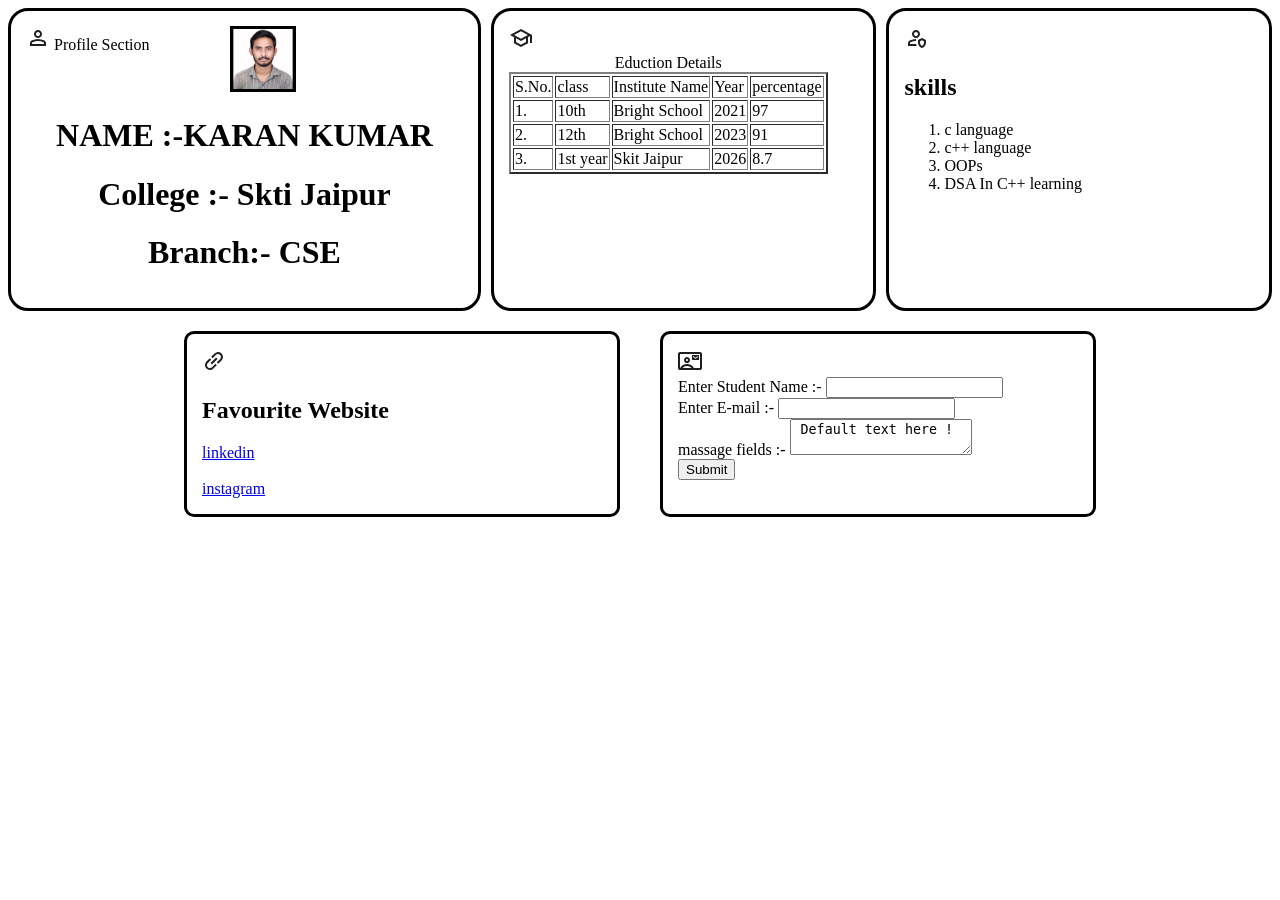
<file: assignment work/day1/index.html>
<!doctype html>
<html lang="en">
  <head>
    <meta charset="UTF-8" />
    <meta name="viewport" content="width=device-width, initial-scale=1.0" />
    <title>Student Information</title>

    <style>
      #profile_sec {
        border: solid black;
        border-radius: 20px;
        width: 500px;
        padding: 15px;
        text-align: center;
      }
      #my_photo {
        width: 60px;
        border: solid black;
      }
      #eduction_id {
        border: solid black;
        border-radius: 20px;
        margin-left: 10px;
        padding: 15px;
        width: 400px;
      }
      #skills_id {
        border: solid black;
        width: 400px;
        margin-left: 10px;
        padding: 15px;
        border-radius: 20px;
      }
      .box1 {
        display: flex;
        flex-wrap: wrap;
        gap: 80px;
      }
      .first_div {
        display: flex;
        justify-content: space-between;
      }
      #website_id {
        border: solid black;
        margin: 20px;
        padding: 15px;
        width: 400px;
        height: 150px;
        border-radius: 10px;
      }
      #student_form{
        border: solid black;
        border-radius: 10px;
        height: 150px;
        width: 400px;
        margin: 20px;
        padding: 15px;
        
      }
      #second_div{
        display: flex;
          justify-content: center;
      }
    </style>
  </head>
  <body>
    <div class="first_div">
      <div id="profile_sec">
        <div class="box1">
          <div>
            <img src="profile logo.svg" alt="profile image " />
            Profile Section
          </div>
          <div>
            <img src="my photo.jpg" alt="" id="my_photo" />
          </div>
        </div>
        <div>
          <h1>NAME :-KARAN KUMAR</h1>
          <h1>College :- Skti Jaipur</h1>
          <h1>Branch:- CSE</h1>
        </div>
      </div>
      <div id="eduction_id">
        <img src="eduction logo.svg" alt="" />
        <div>
          <table border="2">
            <caption>
              Eduction Details
            </caption>
            <tr>
              <td>S.No.</td>
              <td>class</td>
              <td>Institute Name</td>
              <td>Year</td>
              <td>percentage</td>
            </tr>
            <tr>
              <td>1.</td>
              <td>10th</td>
              <td>Bright School</td>
              <td>2021</td>
              <td>97</td>
            </tr>
            <tr>
              <td>2.</td>
              <td>12th</td>
              <td>Bright School</td>
              <td>2023</td>
              <td>91</td>
            </tr>
            <tr>
              <td>3.</td>
              <td>1st year</td>
              <td>Skit Jaipur</td>
              <td>2026</td>
              <td>8.7</td>
            </tr>
          </table>
        </div>
      </div>
      <div id="skills_id">
        <img src="skills.svg" alt="" />
        <h2>skills</h2>
        <ol>
          <li>c language</li>
          <li>c++ language</li>
          <li>OOPs</li>
          <li>DSA In C++ learning</li>
        </ol>
      </div>
    </div>
    <div id="second_div">
      <div id="website_id">
        <img src="link image.svg" alt="" />
        <div>
          <h2>Favourite Website</h2>
          <a href="https://in.linkedin.com/"> linkedin</a>
          <br><br>
          <a href="https://in.instagram.com/"> instagram</a>
        </div>
      </div>
      <div id="student_form">
        <img src="contact form.svg" alt="" />
        <div>
          <form action="//submit ">
            <label for="Student Name"> Enter Student Name :-</label>
            <input type="text" id="Student Name" required> <br>
            <label for="E-mail"> Enter E-mail :-</label>
            <input type="text" id="E-mail"> <br>
            <label for="massage" > massage fields :-</label>
            <textarea name="text_area" id="massage" > Default text here !</textarea> <br>
            <input type="submit" name="submit_button" id="submit_form">
          </form>
        </div>
      </div>
    </div>
  </body>
</html>
</file>
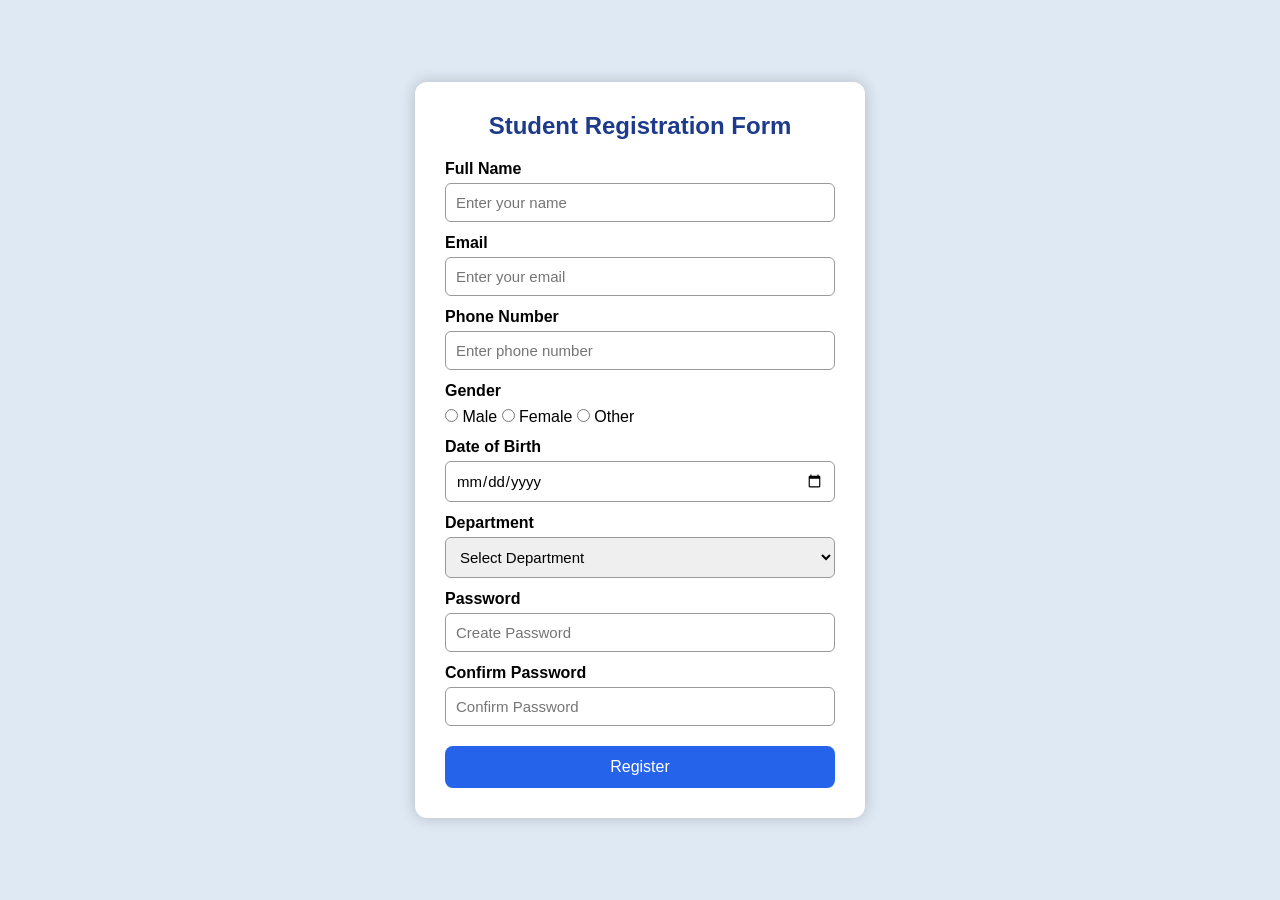
<file: assignment work/day2/index.html>
<!DOCTYPE html>
<html lang="en">
<head>
<meta charset="UTF-8">
<meta name="viewport" content="width=device-width, initial-scale=1.0">
<title>Student Registration Form</title>

<style>
*{
    margin:0;
    padding:0;
    box-sizing:border-box;
    font-family:Arial, Helvetica, sans-serif;
}

body{
    background:#dfe9f3;
    display:flex;
    justify-content:center;
    align-items:center;
    min-height:100vh;
}

.container{
    width:450px;
    background:white;
    padding:30px;
    border-radius:12px;
    box-shadow:0 0 15px rgba(0,0,0,0.2);
}

h2{
    text-align:center;
    color:#1e3a8a;
    margin-bottom:20px;
}

label{
    display:block;
    margin-top:12px;
    margin-bottom:5px;
    font-weight:bold;
}

input,
select{
    width:100%;
    padding:10px;
    border:1px solid #999;
    border-radius:6px;
    font-size:15px;
}

.gender{
    margin-top:8px;
}

.gender input{
    width:auto;
}

button{
    width:100%;
    margin-top:20px;
    padding:12px;
    border:none;
    border-radius:8px;
    background:#2563eb;
    color:white;
    font-size:16px;
    cursor:pointer;
    transition:0.3s;
}

button:hover{
    background:#0f172a;
}
</style>

</head>
<body>

<div class="container">

<h2>Student Registration Form</h2>

<form>

<label>Full Name</label>
<input
type="text"
placeholder="Enter your name"
required>

<label>Email</label>
<input
type="email"
placeholder="Enter your email"
required>

<label>Phone Number</label>
<input
type="tel"
placeholder="Enter phone number"
maxlength="10"
required>

<label>Gender</label>

<div class="gender">
<input type="radio" name="gender" required> Male

<input type="radio" name="gender"> Female

<input type="radio" name="gender"> Other
</div>

<label>Date of Birth</label>
<input
type="date"
required>

<label>Department</label>

<select required>
<option value="">Select Department</option>
<option>CSE</option>
<option>IT</option>
<option>ECE</option>
<option>Mechanical</option>
<option>Civil</option>
</select>

<label>Password</label>
<input
type="password"
placeholder="Create Password"
minlength="6"
required>

<label>Confirm Password</label>
<input
type="password"
placeholder="Confirm Password"
minlength="6"
required>

<button type="submit">
Register
</button>

</form>

</div>

</body>
</html>
</file>
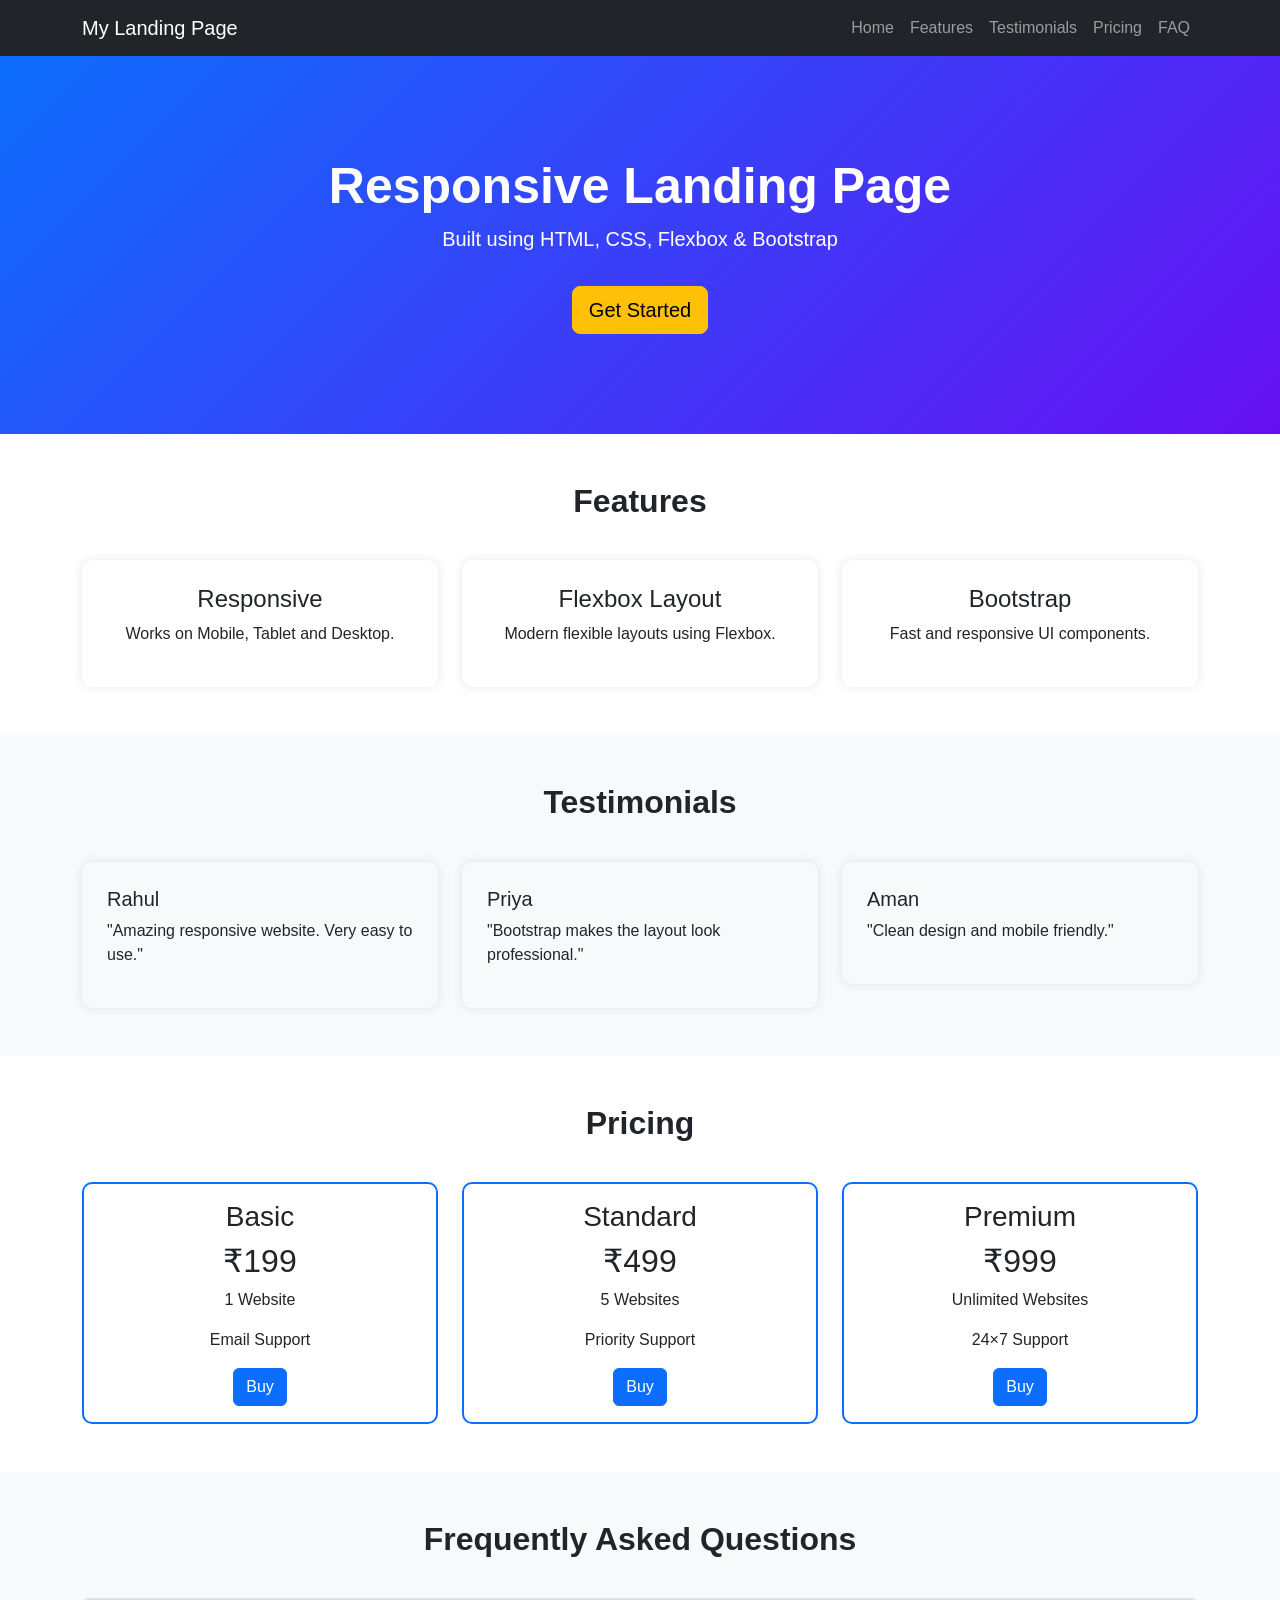
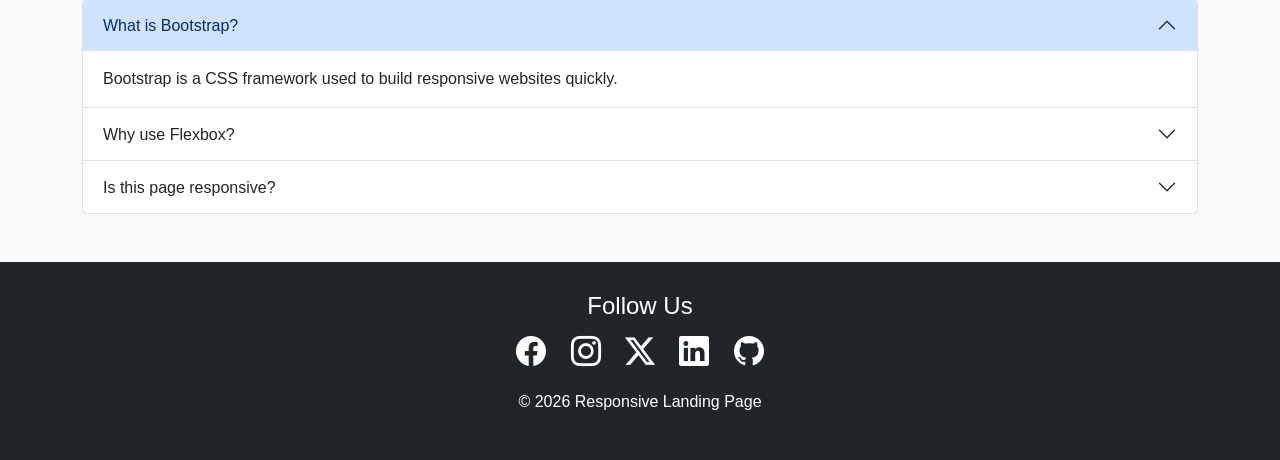
<file: assignment work/day3/index.html>
<!DOCTYPE html>
<html lang="en">
<head>
<meta charset="UTF-8">
<meta name="viewport" content="width=device-width, initial-scale=1.0">

<title>Responsive Landing Page</title>

<!-- Bootstrap CSS -->
<link href="https://cdn.jsdelivr.net/npm/bootstrap@5.3.3/dist/css/bootstrap.min.css" rel="stylesheet">

<!-- Bootstrap Icons -->
<link rel="stylesheet" href="https://cdn.jsdelivr.net/npm/bootstrap-icons@1.11.3/font/bootstrap-icons.min.css">

<style>

html{
scroll-behavior:smooth;
}

body{
font-family:Arial, Helvetica, sans-serif;
}

.hero{
background:linear-gradient(135deg,#0d6efd,#6610f2);
color:white;
padding:100px 20px;
text-align:center;
}

.hero h1{
font-size:50px;
font-weight:bold;
}

.section-title{
text-align:center;
margin-bottom:40px;
font-weight:bold;
}

.feature-box{
padding:25px;
border-radius:10px;
box-shadow:0 0 10px rgba(0,0,0,.1);
background:white;
transition:.3s;
}

.feature-box:hover{
transform:translateY(-8px);
}

.testimonial{
background:#f8f9fa;
padding:25px;
border-radius:10px;
box-shadow:0 0 10px rgba(0,0,0,.1);
}

.price-card{
border:2px solid #0d6efd;
border-radius:10px;
transition:.3s;
}

.price-card:hover{
transform:scale(1.05);
}

footer{
background:#212529;
color:white;
padding:30px;
text-align:center;
}

.social-icons a{
font-size:30px;
margin:10px;
color:white;
text-decoration:none;
}

.social-icons a:hover{
color:#0d6efd;
}

</style>

</head>
<body>

<!-- Navbar -->

<nav class="navbar navbar-expand-lg navbar-dark bg-dark sticky-top">

<div class="container">

<a class="navbar-brand" href="#">My Landing Page</a>

<button class="navbar-toggler" data-bs-toggle="collapse" data-bs-target="#menu">
<span class="navbar-toggler-icon"></span>
</button>

<div class="collapse navbar-collapse" id="menu">

<ul class="navbar-nav ms-auto">

<li class="nav-item">
<a class="nav-link" href="#home">Home</a>
</li>

<li class="nav-item">
<a class="nav-link" href="#features">Features</a>
</li>

<li class="nav-item">
<a class="nav-link" href="#testimonials">Testimonials</a>
</li>

<li class="nav-item">
<a class="nav-link" href="#pricing">Pricing</a>
</li>

<li class="nav-item">
<a class="nav-link" href="#faq">FAQ</a>
</li>

</ul>

</div>

</div>

</nav>

<!-- Hero -->

<section class="hero" id="home">

<div class="container">

<h1>Responsive Landing Page</h1>

<p class="lead">
Built using HTML, CSS, Flexbox & Bootstrap
</p>

<a href="#pricing" class="btn btn-warning btn-lg mt-3">
Get Started
</a>

</div>

</section>

<!-- Features -->

<section class="py-5" id="features">

<div class="container">

<h2 class="section-title">Features</h2>

<div class="row g-4">

<div class="col-md-4">

<div class="feature-box text-center">

<h4>Responsive</h4>

<p>Works on Mobile, Tablet and Desktop.</p>

</div>

</div>

<div class="col-md-4">

<div class="feature-box text-center">

<h4>Flexbox Layout</h4>

<p>Modern flexible layouts using Flexbox.</p>

</div>

</div>

<div class="col-md-4">

<div class="feature-box text-center">

<h4>Bootstrap</h4>

<p>Fast and responsive UI components.</p>

</div>

</div>

</div>

</div>

</section>

<!-- Testimonials -->

<section class="py-5 bg-light" id="testimonials">

<div class="container">

<h2 class="section-title">Testimonials</h2>

<div class="row g-4">

<div class="col-md-4">

<div class="testimonial">

<h5>Rahul</h5>

<p>"Amazing responsive website. Very easy to use."</p>

</div>

</div>

<div class="col-md-4">

<div class="testimonial">

<h5>Priya</h5>

<p>"Bootstrap makes the layout look professional."</p>

</div>

</div>

<div class="col-md-4">

<div class="testimonial">

<h5>Aman</h5>

<p>"Clean design and mobile friendly."</p>

</div>

</div>

</div>

</div>

</section>

<!-- Pricing -->

<section class="py-5" id="pricing">

<div class="container">

<h2 class="section-title">Pricing</h2>

<div class="row g-4">

<div class="col-md-4">

<div class="card price-card text-center">

<div class="card-body">

<h3>Basic</h3>

<h2>₹199</h2>

<p>1 Website</p>

<p>Email Support</p>

<button class="btn btn-primary">Buy</button>

</div>

</div>

</div>

<div class="col-md-4">

<div class="card price-card text-center">

<div class="card-body">

<h3>Standard</h3>

<h2>₹499</h2>

<p>5 Websites</p>

<p>Priority Support</p>

<button class="btn btn-primary">Buy</button>

</div>

</div>

</div>

<div class="col-md-4">

<div class="card price-card text-center">

<div class="card-body">

<h3>Premium</h3>

<h2>₹999</h2>

<p>Unlimited Websites</p>

<p>24×7 Support</p>

<button class="btn btn-primary">Buy</button>

</div>

</div>

</div>

</div>

</div>

</section>

<!-- FAQ -->

<section class="py-5 bg-light" id="faq">

<div class="container">

<h2 class="section-title">Frequently Asked Questions</h2>

<div class="accordion" id="faqBox">

<div class="accordion-item">

<h2 class="accordion-header">

<button class="accordion-button" data-bs-toggle="collapse" data-bs-target="#q1">
What is Bootstrap?
</button>

</h2>

<div id="q1" class="accordion-collapse collapse show">

<div class="accordion-body">

Bootstrap is a CSS framework used to build responsive websites quickly.

</div>

</div>

</div>

<div class="accordion-item">

<h2 class="accordion-header">

<button class="accordion-button collapsed" data-bs-toggle="collapse" data-bs-target="#q2">
Why use Flexbox?
</button>

</h2>

<div id="q2" class="accordion-collapse collapse">

<div class="accordion-body">

Flexbox helps align items easily in rows and columns.

</div>

</div>

</div>

<div class="accordion-item">

<h2 class="accordion-header">

<button class="accordion-button collapsed" data-bs-toggle="collapse" data-bs-target="#q3">
Is this page responsive?
</button>

</h2>

<div id="q3" class="accordion-collapse collapse">

<div class="accordion-body">

Yes, it works on desktop, tablet and mobile devices.

</div>

</div>

</div>

</div>

</div>

</section>

<!-- Footer -->

<footer>

<h4>Follow Us</h4>

<div class="social-icons">

<a href="#"><i class="bi bi-facebook"></i></a>

<a href="#"><i class="bi bi-instagram"></i></a>

<a href="#"><i class="bi bi-twitter-x"></i></a>

<a href="#"><i class="bi bi-linkedin"></i></a>

<a href="#"><i class="bi bi-github"></i></a>

</div>

<p class="mt-3">
© 2026 Responsive Landing Page
</p>

</footer>

<!-- Bootstrap JS -->

<script src="https://cdn.jsdelivr.net/npm/bootstrap@5.3.3/dist/js/bootstrap.bundle.min.js"></script>

</body>
</html>
</file>
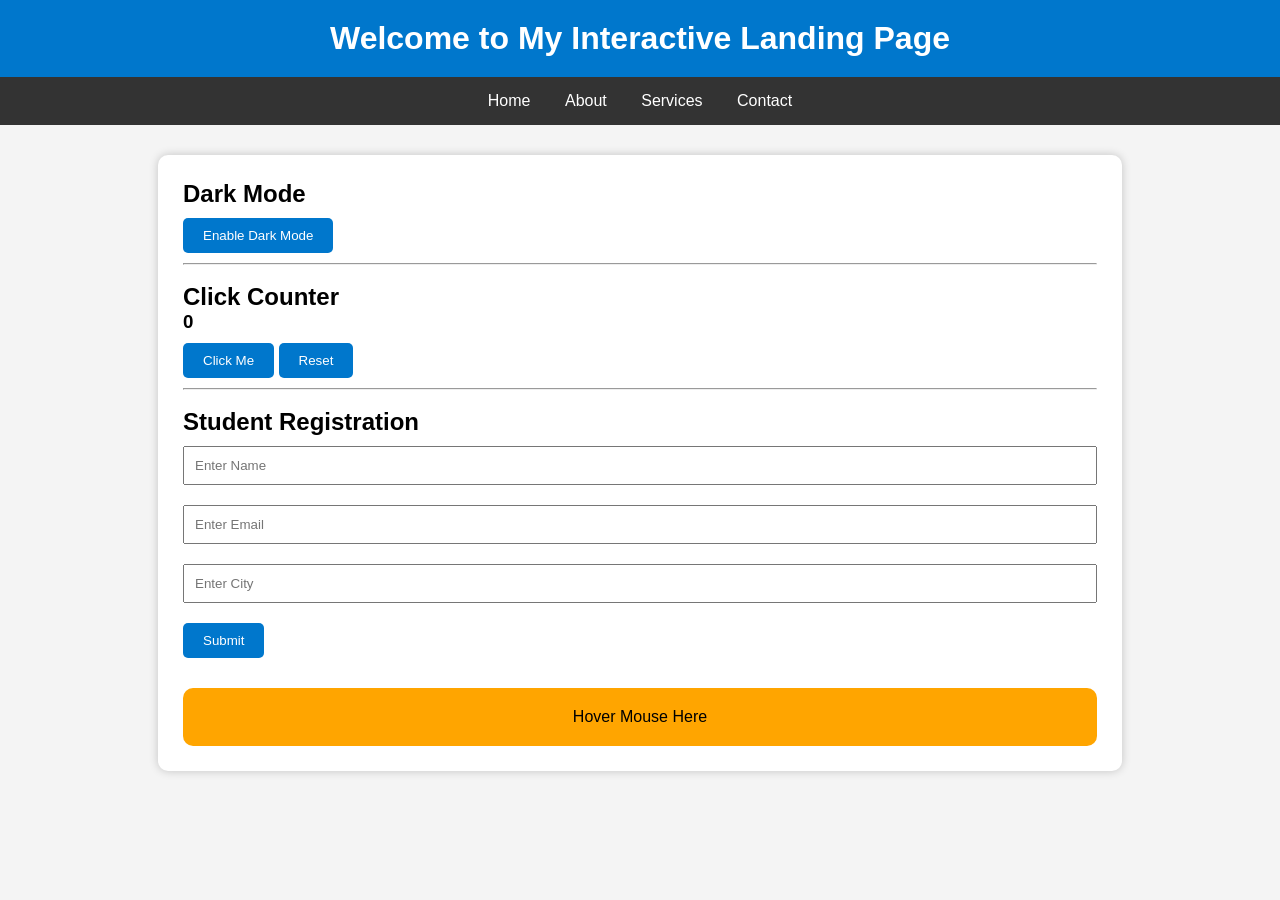
<file: assignment work/day4/index.html>
<!DOCTYPE html>
<html lang="en">
<head>
<meta charset="UTF-8">
<meta name="viewport" content="width=device-width, initial-scale=1.0">
<title>Interactive Landing Page</title>

<style>
*{
    margin:0;
    padding:0;
    box-sizing:border-box;
    font-family:Arial, Helvetica, sans-serif;
}

body{
    background:#f4f4f4;
    transition:.4s;
}

header{
    background:#0077cc;
    color:white;
    padding:20px;
    text-align:center;
}

nav{
    background:#333;
    padding:15px;
    text-align:center;
}

nav a{
    color:white;
    text-decoration:none;
    margin:15px;
}

.container{
    width:80%;
    margin:auto;
    padding:30px;
}

.card{
    background:white;
    padding:25px;
    border-radius:10px;
    box-shadow:0 0 10px rgba(0,0,0,.2);
}

button{
    padding:10px 20px;
    margin:10px 0;
    border:none;
    cursor:pointer;
    border-radius:5px;
    background:#0077cc;
    color:white;
}

button:hover{
    background:#005fa3;
}

input{
    width:100%;
    padding:10px;
    margin:10px 0;
}

.error{
    color:red;
    font-size:14px;
}

.success{
    color:green;
    font-weight:bold;
}

.dark{
    background:#1b1b1b;
    color:white;
}

.dark .card{
    background:#2b2b2b;
}

.dark nav{
    background:black;
}

.hover-box{
    margin-top:20px;
    padding:20px;
    background:orange;
    transition:.3s;
    text-align:center;
    border-radius:10px;
}

</style>
</head>
<body>

<header>
<h1 id="heading">Welcome to My Interactive Landing Page</h1>
<p id="greeting"></p>
</header>

<nav>
<a href="#">Home</a>
<a href="#">About</a>
<a href="#">Services</a>
<a href="#">Contact</a>
</nav>

<div class="container">

<div class="card">

<h2>Dark Mode</h2>

<button id="darkBtn">Enable Dark Mode</button>

<hr><br>

<h2>Click Counter</h2>

<h3 id="count">0</h3>

<button id="increase">Click Me</button>
<button id="reset">Reset</button>

<hr><br>

<h2>Student Registration</h2>

<form id="myForm">

<input
type="text"
id="name"
placeholder="Enter Name">

<div id="nameError" class="error"></div>

<input
type="email"
id="email"
placeholder="Enter Email">

<div id="emailError" class="error"></div>

<input
type="text"
id="city"
placeholder="Enter City">

<div id="cityError" class="error"></div>

<button type="submit">Submit</button>

</form>

<p id="message"></p>

<div class="hover-box" id="box">
Hover Mouse Here
</div>

</div>

</div>

<script>

// Variables

let counter=0;

// Greeting Function

function showGreeting(name)
{
document.getElementById("greeting").innerHTML="Hello "+name+" 👋";
}

// Dark Mode

const darkBtn=document.getElementById("darkBtn");

darkBtn.addEventListener("click",function(){

document.body.classList.toggle("dark");

if(document.body.classList.contains("dark"))
{
darkBtn.innerHTML="Disable Dark Mode";
}
else
{
darkBtn.innerHTML="Enable Dark Mode";
}

});

// Counter

document.getElementById("increase").addEventListener("click",function(){

counter++;

document.getElementById("count").innerHTML=counter;

});

document.getElementById("reset").addEventListener("click",function(){

counter=0;

document.getElementById("count").innerHTML=counter;

});

// Form Validation

document.getElementById("myForm").addEventListener("submit",function(e){

e.preventDefault();

let name=document.getElementById("name").value.trim();

let email=document.getElementById("email").value.trim();

let city=document.getElementById("city").value.trim();

document.getElementById("nameError").innerHTML="";
document.getElementById("emailError").innerHTML="";
document.getElementById("cityError").innerHTML="";
document.getElementById("message").innerHTML="";

let valid=true;

if(name=="")
{
document.getElementById("nameError").innerHTML="Name Required";
valid=false;
}

if(!email.includes("@"))
{
document.getElementById("emailError").innerHTML="Valid Email Required";
valid=false;
}

if(city=="")
{
document.getElementById("cityError").innerHTML="City Required";
valid=false;
}

if(valid)
{
document.getElementById("message").className="success";
document.getElementById("message").innerHTML="Form Submitted Successfully";

showGreeting(name);
}

});

// Hover Effect (Extra Feature)

const box=document.getElementById("box");

box.addEventListener("mouseover",function(){

box.style.background="green";
box.innerHTML="Mouse is Here 😊";

});

box.addEventListener("mouseout",function(){

box.style.background="orange";
box.innerHTML="Hover Mouse Here";

});

</script>

</body>
</html>
</file>
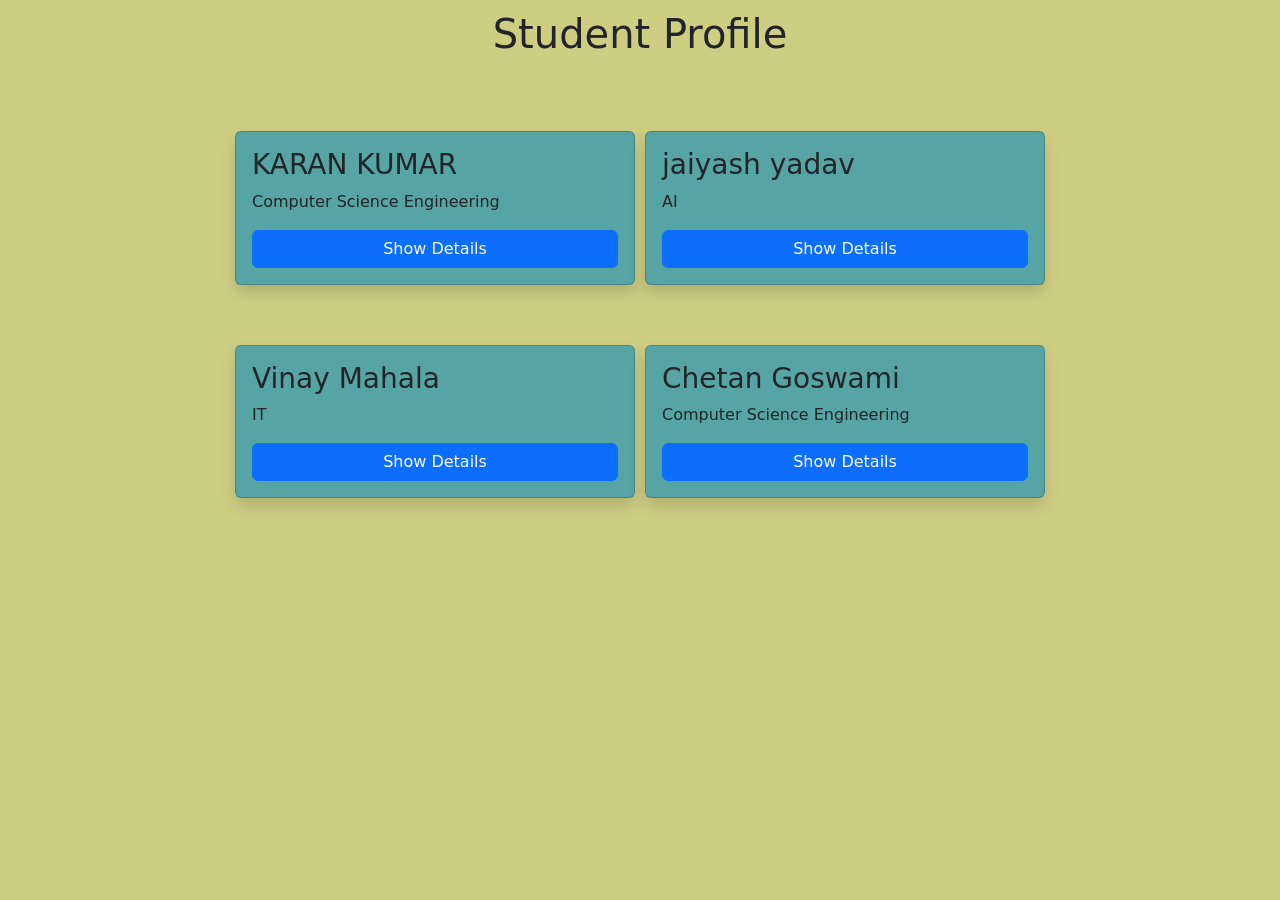
<file: assignment work/day5/index.html>
<!DOCTYPE html>
<html lang="en">
<head>
    <meta charset="UTF-8">
    <meta name="viewport" content="width=device-width, initial-scale=1.0">
    <title>jQuery Mission & Code Challenge</title>

    <!-- Bootstrap -->
    <link href="https://cdn.jsdelivr.net/npm/bootstrap@5.3.3/dist/css/bootstrap.min.css" rel="stylesheet">

    <!-- jQuery -->
    <script src="https://code.jquery.com/jquery-3.7.1.min.js"></script>

    <style>
        body{
            background-color: rgb(206, 206, 131);
        }
        #heading1{
            text-align: center;
            padding: auto;
            margin-top: 10px;
           
        }
        .card{
            width:400px;
            margin:60px auto; 
            background-color:rgb(86, 164, 164);
        }

        .details{
            display:none;
            margin-top:15px;
        }
        #outer_div{
            display: flex;
            flex-direction: row;
            justify-content: center;
            align-items: center;
            margin:5px;
        }
        .div{
        margin:5px;

        }
    </style>
</head>
<body>
    <h1 id="heading1">Student Profile</h1>
<div id="outer_div">
    <div class="div">
<div class="card shadow p-3">

    <h3>KARAN KUMAR</h3>
    <p>Computer Science Engineering</p>

    <button class="btn btn-primary btn-details">
        Show Details
    </button>
    
    <div class="details">
        <hr>
        <p><strong>CGPA:</strong> 8.7</p>
        <p><strong>City:</strong> Jaipur</p>
        <p><strong>Email:</strong> Karan@gmail.com</p>
        <p><strong>Phone:</strong> 1223334444</p>
    </div>

</div>
<div class="card shadow p-3">

    <h3>Vinay Mahala</h3>
    <p>IT</p>

    <button class="btn btn-primary btn-details">
        Show Details
    </button>
    
    <div class="details">
        <hr>
        <p><strong>CGPA:</strong> 8</p>
        <p><strong>City:</strong> Jaipur</p>
        <p><strong>Email:</strong> vinay@gmail.com</p>
        <p><strong>Phone:</strong> 7878787878</p>
    </div>

</div>
</div>

    <div class="div">
<div class="card shadow p-3">

    <h3>jaiyash yadav</h3>
    <p>AI</p>

    <button class="btn btn-primary btn-details">
        Show Details
    </button>
    
    <div class="details">
        <hr>
        <p><strong>CGPA:</strong> 7.2</p>
        <p><strong>City:</strong> Jaipur</p>
        <p><strong>Email:</strong> jaiy@gmail.com</p>
        <p><strong>Phone:</strong> 9787878787</p>
    </div>

</div>
<div class="card shadow p-3">

    <h3>Chetan Goswami</h3>
    <p>Computer Science Engineering</p>

    <button class="btn btn-primary btn-details">
        Show Details
    </button>
    
    <div class="details">
        <hr>
        <p><strong>CGPA:</strong> 8.9</p>
        <p><strong>City:</strong> Jaipur</p>
        <p><strong>Email:</strong> chtn@gmail.com</p>
        <p><strong>Phone:</strong> 4545454545</p>
    </div>

</div>
    </div>
</div>
<script>

$(document).ready(function(){

    // Bonus: Fade In Animation
    $(".card").hide().fadeIn(1000);

    // Show/Hide Details
    $(".btn-details").click(function(){

        $(this).closest(".card").find(".details").slideToggle();

        if($(this).text()=="Show Details")
        {
            $(this).text("Hide Details");
            $(this).css({
                "background-color":"red",
                "border-color":"red"
            });
        }
        else
        {
            $(this).text("Show Details");
            $(this).css({
                "background-color":"#0d6efd",
                "border-color":"#0d6efd"
            });
        }

    });

});

</script>

</body>
</html>
</file>
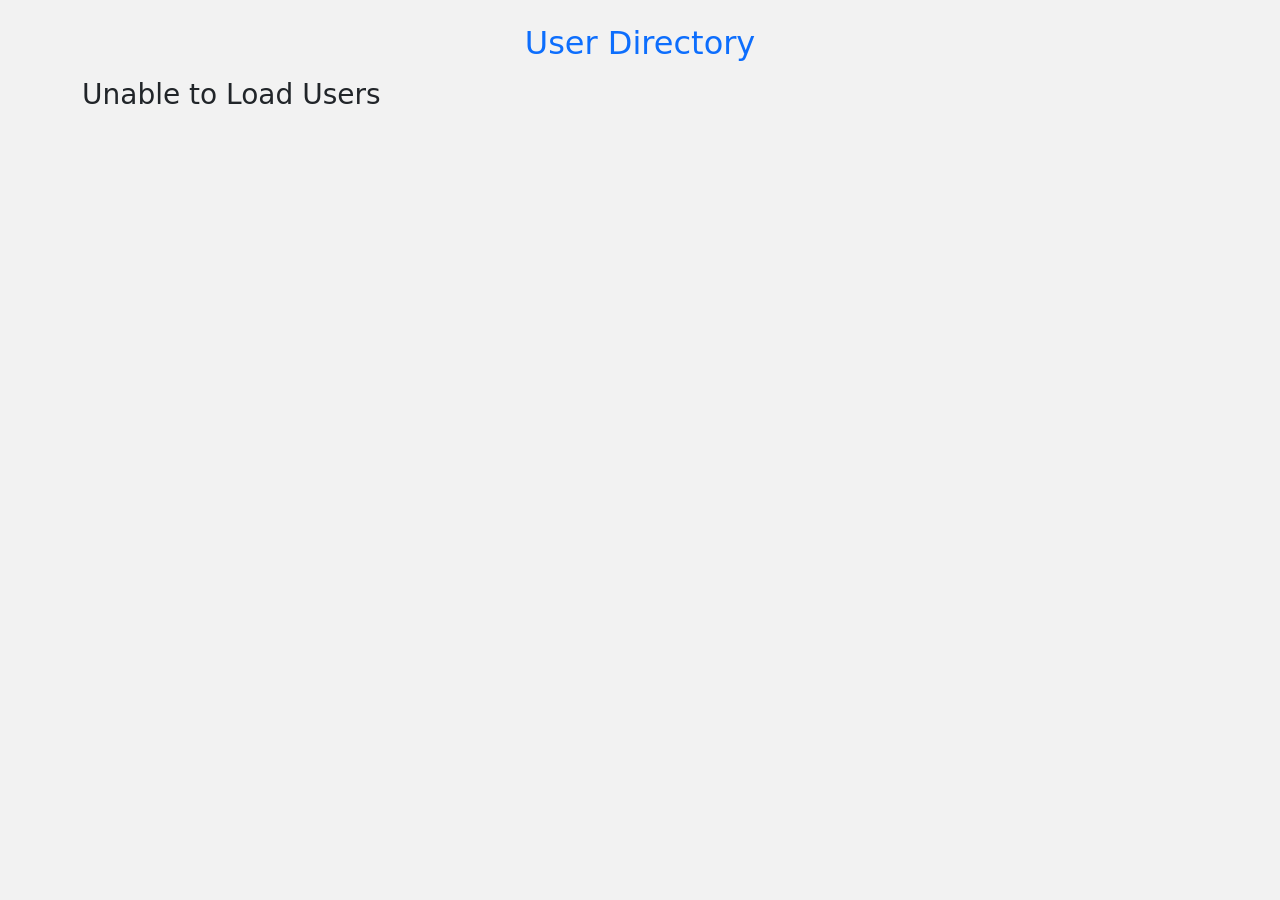
<file: assignment work/day6/index.html>
<!DOCTYPE html>
<html>

<head>

    <title>User Directory</title>

    <link href="https://cdn.jsdelivr.net/npm/bootstrap@5.3.3/dist/css/bootstrap.min.css" rel="stylesheet">

    <script src="https://code.jquery.com/jquery-3.7.1.min.js"></script>

    <link rel="stylesheet" href="style.css">

</head>

<body>

<div class="container mt-4">

    <h2 class="text-center text-primary">
        User Directory
    </h2>

    <p class="text-center" id="totalUsers"></p>

    <div class="row" id="users">

    </div>

</div>

<script src="script.js"></script>

</body>

</html>
</file>
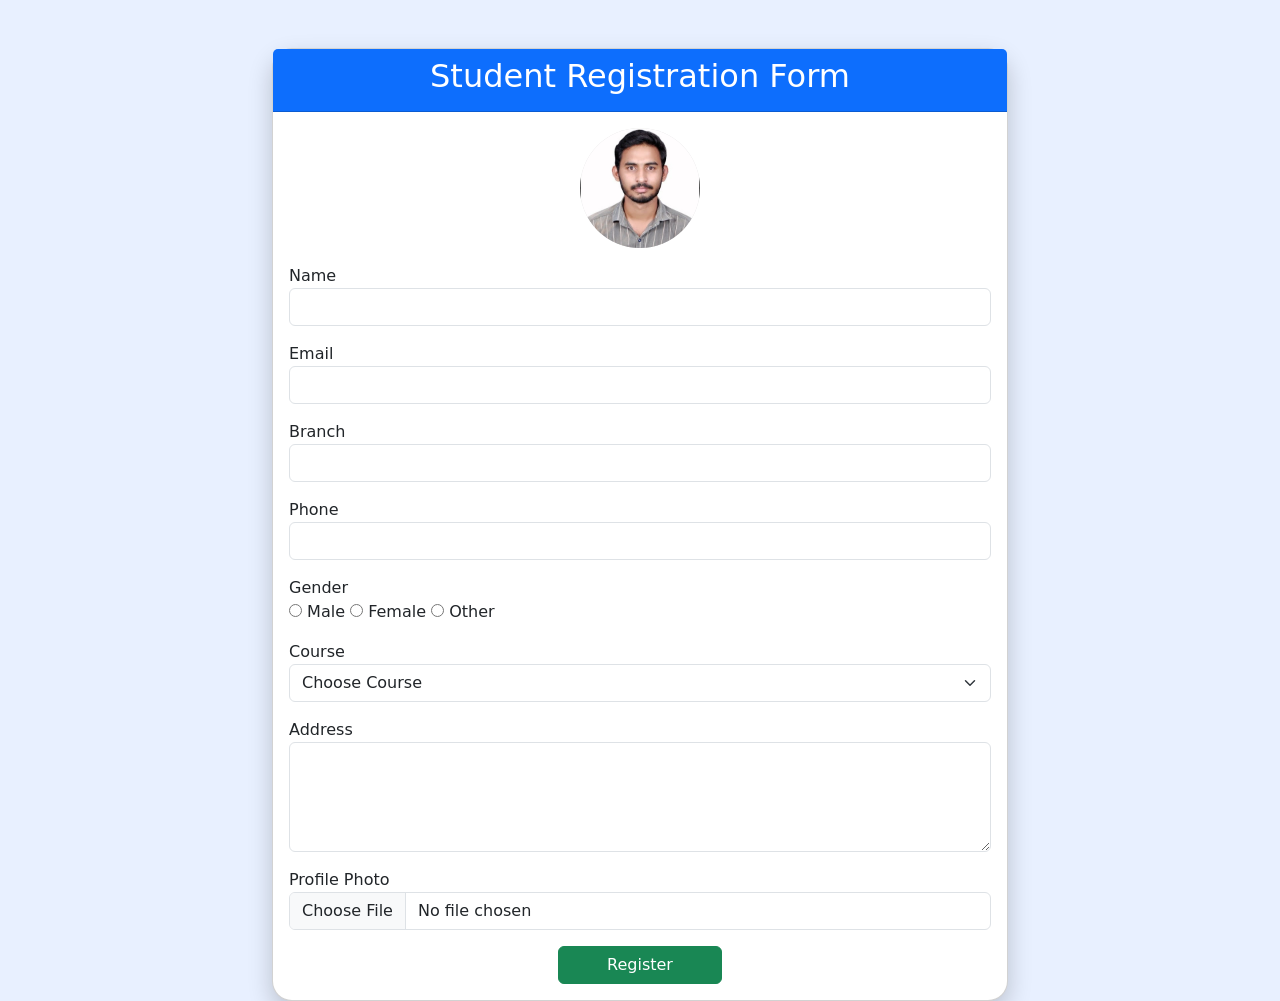
<file: assignment work/day7/index.html>
<!DOCTYPE html>
<html lang="en">
<head>
<meta charset="UTF-8">
<meta name="viewport" content="width=device-width, initial-scale=1.0">

<title>Student Registration</title>

<link href="https://cdn.jsdelivr.net/npm/bootstrap@5.3.3/dist/css/bootstrap.min.css" rel="stylesheet">

<style>

body{
background:#e8f0ff;
}

.card{
border-radius:20px;
box-shadow:0 10px 25px rgba(0,0,0,.2);
}

.profile-preview{
width:120px;
height:120px;
border-radius:50%;
background:#ddd;
display:flex;
align-items:center;
justify-content:center;
margin:auto;
font-size:14px;
color:#555;
}
#my_photo{
    width: 120px;
    height: 120px;
    border-radius: 50%;
}

</style>

</head>

<body>

<div class="container mt-5">

<div class="row justify-content-center">

<div class="col-md-8">

<div class="card">

<div class="card-header bg-primary text-white text-center">

<h2>Student Registration Form</h2>

</div>

<div class="card-body">

<form action="process.php" method="POST" enctype="multipart/form-data">

<div class="text-center mb-3">

<div class="profile-preview">
<img src="images/my photo.jpg" alt="profile photo" id="my_photo">
</div>

</div>

<div class="mb-3">

<label>Name</label>

<input type="text" class="form-control" name="name">

</div>

<div class="mb-3">

<label>Email</label>

<input type="email" class="form-control" name="email">

</div>

<div class="mb-3">

<label>Branch</label>

<input type="text" class="form-control" name="branch">

</div>

<div class="mb-3">

<label>Phone</label>

<input type="text" class="form-control" name="phone">

</div>

<div class="mb-3">

<label>Gender</label><br>

<input type="radio" name="gender" value="Male"> Male

<input type="radio" name="gender" value="Female"> Female

<input type="radio" name="gender" value="Other"> Other

</div>

<div class="mb-3">

<label>Course</label>

<select class="form-select" name="course">

<option value="">Choose Course</option>

<option>B.Tech</option>

<option>BCA</option>

<option>B.Sc</option>

<option>MCA</option>

</select>

</div>

<div class="mb-3">

<label>Address</label>

<textarea class="form-control" rows="4" name="address"></textarea>

</div>

<div class="mb-3">

<label>Profile Photo</label>

<input type="file" class="form-control" name="photo">

</div>

<div class="text-center">

<button class="btn btn-success px-5">

Register

</button>

</div>

</form>

</div>

</div>

</div>

</div>

</div>

</body>

</html>
</file>
<file: assignment work/day6/style.css>
body{
    background:#f2f2f2;
}

.card{
    margin-top:20px;
    transition:0.3s;
}

.card:hover{
    transform:scale(1.05);
}
</file>
